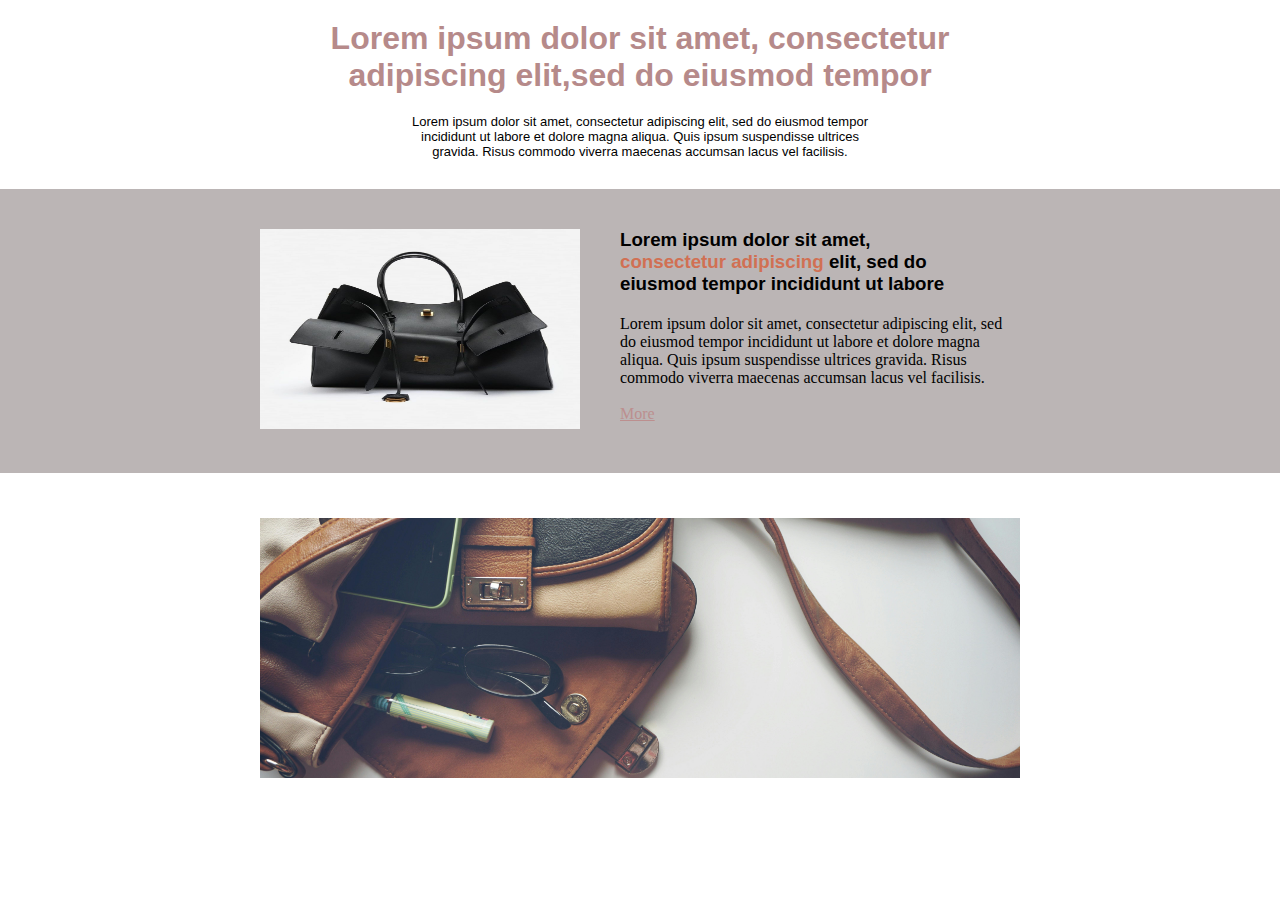
<file: Assignment-2/index.html>
<!DOCTYPE html>
<html>

<head>
    <meta charset="utf-8">
    <meta name="viewport" content="width=device-width, initial-scale=1.0">
    <title>Assignment 2</title>
    <link rel="stylesheet" href="Styles/styles.css">
</head>

<body>
    <div class="title">
        <div class="title-container">
            <h1>
                Lorem ipsum dolor sit amet, consectetur
                adipiscing elit,sed do eiusmod tempor
            </h1>
            <p>Lorem ipsum dolor sit amet, consectetur adipiscing elit, sed do eiusmod tempor<br>
                incididunt ut labore et dolore magna aliqua. Quis ipsum suspendisse ultrices<br>
                gravida. Risus commodo viverra maecenas accumsan lacus vel facilisis.
            </p>
        </div>
    </div>

    <div class="middle">
        <div class="middle-container">
            <div class="image-part">
                <img src="./Images/image2.jpg" alt="A Bag">
            </div>

            <div class="text-part">
                <h3>Lorem ipsum dolor sit amet,<br>
                    <span class="highlight"> consectetur adipiscing </span> elit, sed do<br> eiusmod
                    tempor incididunt ut labore
                </h3>
                <p>Lorem ipsum dolor sit amet, consectetur adipiscing elit, sed do eiusmod tempor
                    incididunt ut labore et dolore magna aliqua. Quis ipsum suspendisse ultrices
                    gravida. Risus commodo viverra maecenas accumsan lacus vel facilisis.</p>
                <br>
                <a href="#">More</a>
            </div>
        </div>
    </div>

    <div class="image2">
        <div class="image2-container">
            <img src="./Images/image1.jpg" alt="Another Bag">
        </div>
    </div>
</body>

</html>
</file>
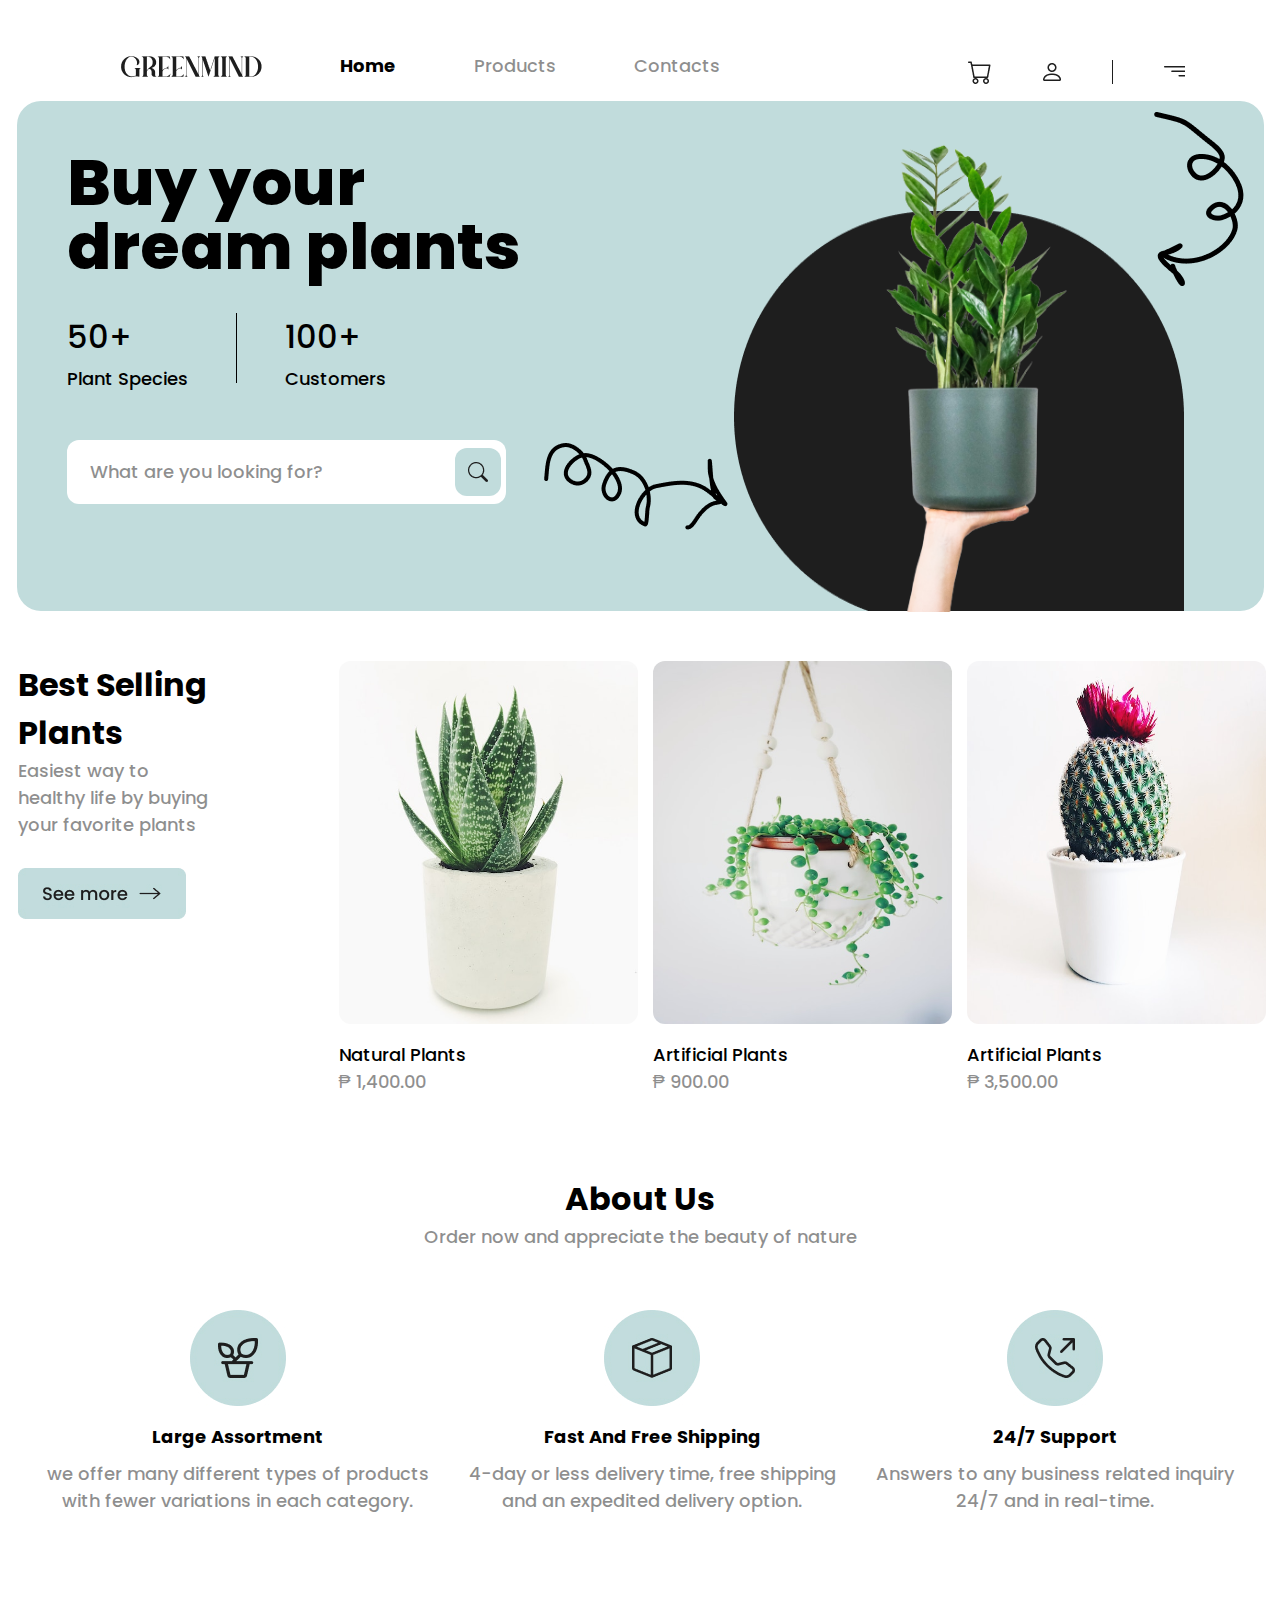
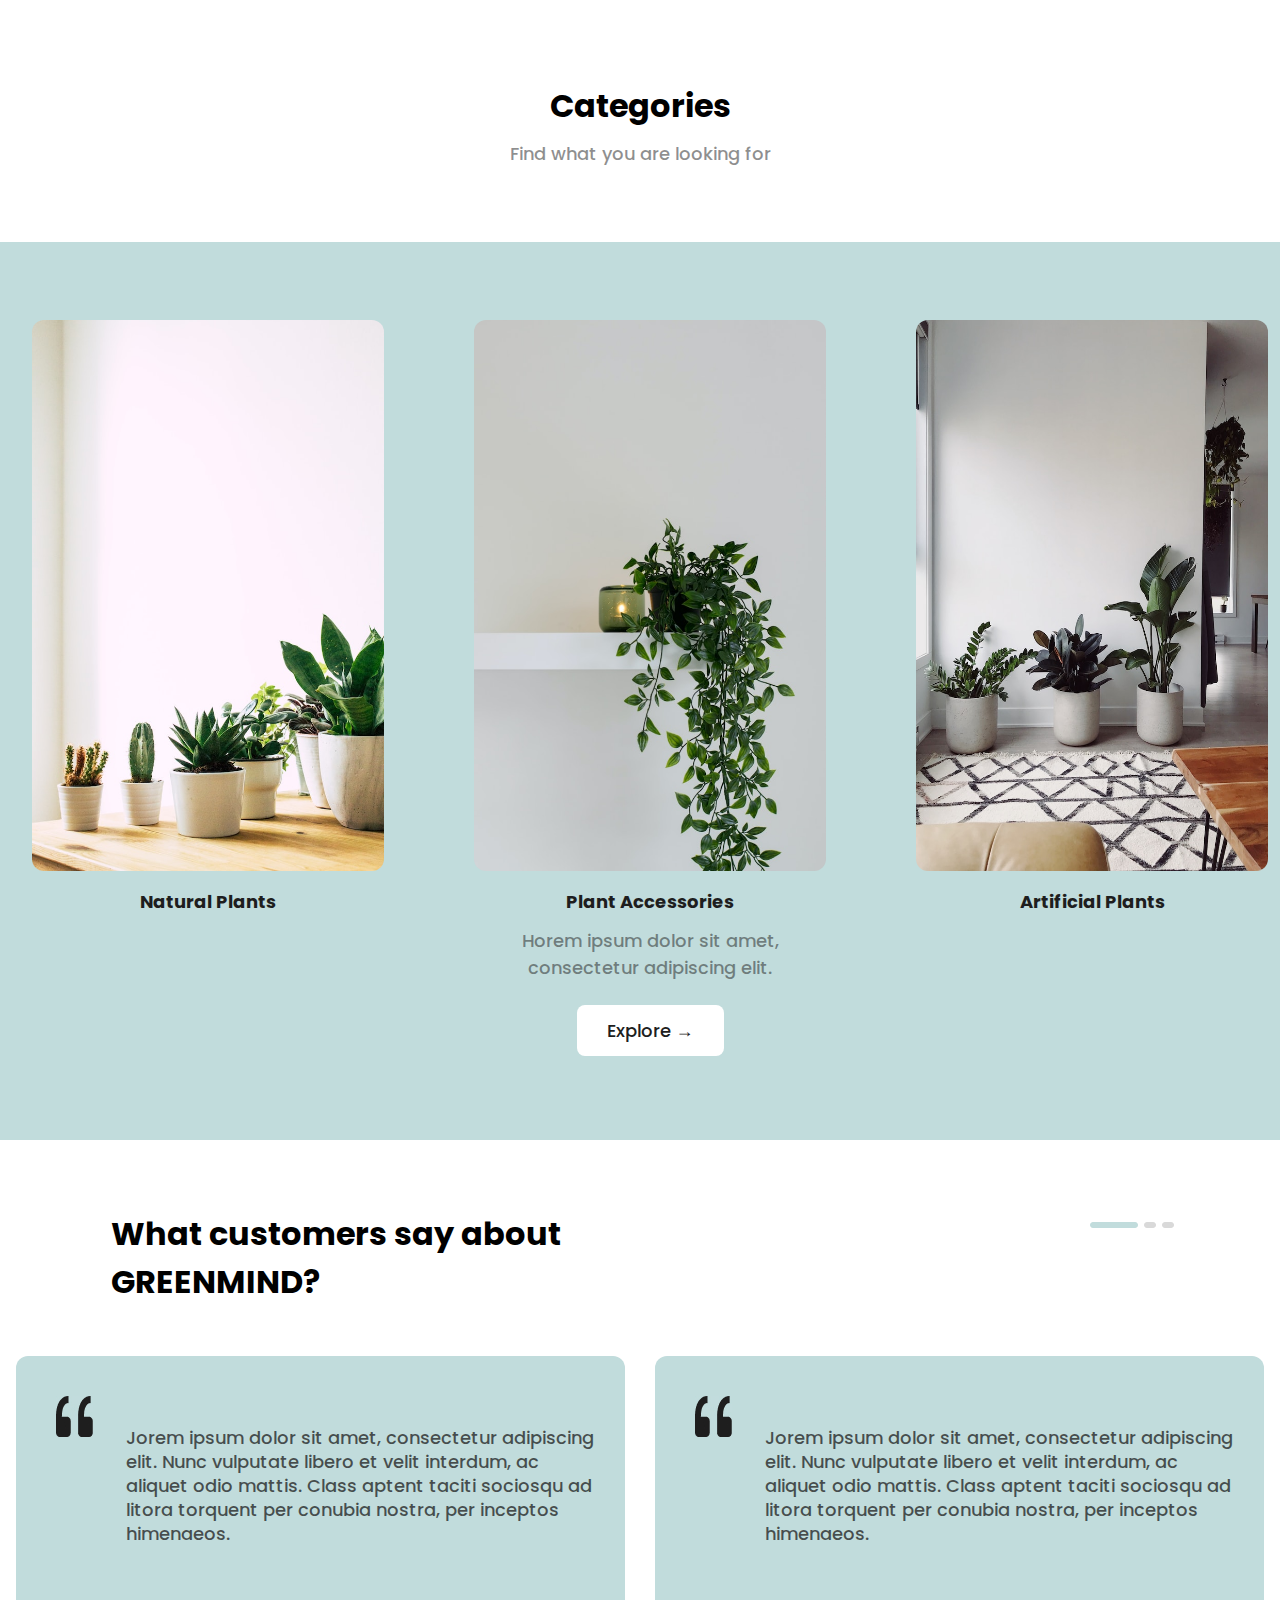
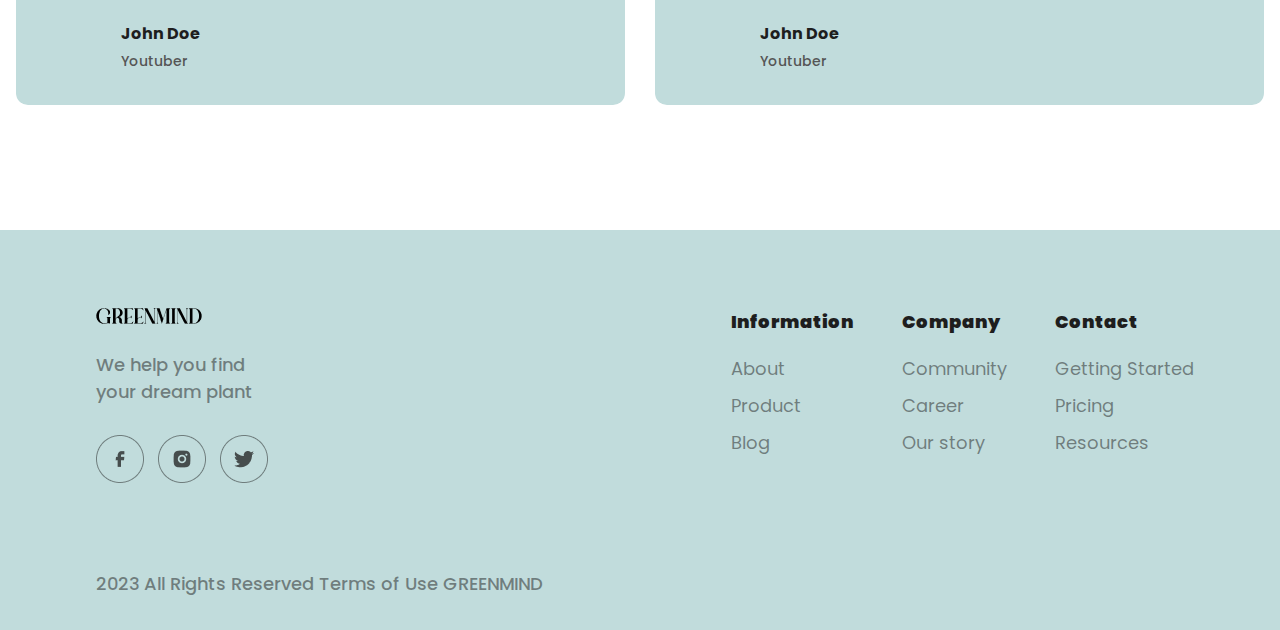
<file: Assignment-3/index.html>
<!DOCTYPE html>
<html lang="en">

<head>
    <meta charset="UTF-8">
    <meta name="viewport" content="width=device-width, initial-scale=1.0">
    <title>Assignment 3</title>
    <link rel="stylesheet" href="./styles/Styles.css">
    <link rel="stylesheet" href="https://cdnjs.cloudflare.com/ajax/libs/font-awesome/6.6.0/css/all.min.css">
    <link href="https://fonts.googleapis.com/css2?family=Poppins:wght@300;400;500;600;700&display=swap"
        rel="stylesheet">
    <link rel="preconnect" href="https://fonts.googleapis.com">
    <link rel="preconnect" href="https://fonts.gstatic.com" crossorigin>
</head>

<body>
    <div class="container">
        <!-- Landing-Page -->
        <div class="landing-page">
            <div class="navbar-container">
                <nav class="navbar">
                    <div class="greenmind">
                        <ul>
                            <li> <img src="./images/GREENMIND1.png" alt="Logo"></li>
                            <li><a href="#"><b><span class="home-button"> Home</span></b></a></li>
                            <li><a href="#"><span class="info">Products</span></a></li>
                            <li><a href="#"><span class="info">Contacts</span></a></li>
                        </ul>
                    </div>
                    <div class="icons">
                        <ul>
                            <a href="#"><img src="./images/Cart.jpg" alt="Cart Logo"></a>
                            <a href="#"><img src="./images/Person.png" alt="Person Logo"></a>
                            <a href="#"><span class="line-icon"><img src="./images/Line 1.png" alt="Line"></span></a>
                            <a href="#"><img src="./images/FilterRight.png" alt="Filter Right"></a>
                        </ul>
                    </div>
                </nav>
            </div>
            <div class="landing-page-start">
                <div class="box-container">
                    <div class="first-box">
                        <h1>Buy your dream plants</h1>
                        <div class="small-firstbox">
                            <div>
                                <p><span class="num"> 50+</span></p>
                                <p>Plant Species</p>
                            </div>
                            <div class="vertical"></div>
                            <div>
                                <p><span class="num"> 100+</span></p>
                                <p>Customers</p>
                            </div>
                        </div>
                        <div class="search-container">
                            <input type="text" class="search-input" placeholder="What are you looking for?" />
                            <button class="search-button">
                                <img src="./images/search icon.png" alt="Search Icon" />
                            </button>
                        </div>
                    </div>

                    <div class="right-part">
                        <div class="curly-arrow1">
                            <img src="./images/curly-arrow1.png" alt="curly arrow" />
                        </div>
                        <div class="second-box-image-container">
                            <img src="./images/Rectangle 2.png" alt="Rectangle" class="under" />
                            <img src="./images/mainimage.png" alt="main image" class="over" />
                        </div>
                        <div class="curly-arrow2">
                            <img src="./images/curly-arrow.png" alt="curly arrow 2" />
                        </div>
                    </div>
                </div>
            </div>
            <div class="landing-page-end">
                <div class="text-about-container">
                    <div class="text-about">
                        <h3>Best Selling <br> Plants</h3>
                        <p>Easiest way to <br>healthy life by buying <br> your favorite plants </p>
                        <a href="#"><img src="./images/Frame 11.jpg" alt="See More"></a>
                    </div>
                </div>
                <div class="text-about-container1">
                    <div class="best-seller">
                        <h3>Best Selling <br> Plants</h3>
                        <p>Easiest way to <br>healthy life by buying <br> your favorite plants </p>
                    </div>
                    <div class="best-seller-img">
                        <a href="#"><img src="./images/Frame 11.jpg" alt="See More"></a>
                    </div>
                </div>
                <div class="plant-image-container">
                    <div class="natural-plants">
                        <img src="./images/image1.jpeg" alt="Natural Plants">
                        <figcaption>Natural Plants <br> <span class="price">₱ 1,400.00</span></figcaption>
                    </div>
                    <div class="Artificial-plants1">
                        <img src="./images/image2.jpeg" alt="Artificial Plants 1">
                        <figcaption>Artificial Plants <br><span class="price">₱ 900.00</span></figcaption>
                    </div>
                    <div class="Artificial-plants2">
                        <img src="./images/image3.jpeg" alt="Artificial Plants 2">
                        <figcaption>Artificial Plants <br><span class="price">₱ 3,500.00</span></figcaption>
                    </div>
                </div>
            </div>
        </div>
    </div>

    <!-- About Us -->
    <div class="about">
        <div class="about-container">
            <div class="about-us">
                <h3>About Us</h3>
                <p>Order now and appreciate the beauty of nature</p>
            </div>
            <div class="amenities">
                <div class="assortment">
                    <img src="./images/Group 1.jpg" alt="Icon1">
                    <h4>Large Assortment</h4>
                    <p>we offer many different types of products <br> with fewer variations in each category.</p>
                </div>
                <div class="shipping">
                    <img src="./images/Group 2.jpg" alt="Icon2">
                    <h4>Fast And Free Shipping</h4>
                    <p>4-day or less delivery time, free shipping <br> and an expedited delivery option.</p>
                </div>
                <div class="support">
                    <img src="./images/Group 3.jpg" alt="Icon3">
                    <h4>24/7 Support</h4>
                    <p>Answers to any business related inquiry <br> 24/7 and in real-time.</p>
                </div>
            </div>
        </div>
    </div>

    <!-- categories -->
    <div class="categories">
        <div class="categories-container">
            <div class="categories-heading">
                <br />
                <h2>Categories</h2>
                <p>Find what you are looking for</p>
                <br />
            </div>
            <div class="categories-info-container">
                <div class="categories-info">
                    <div class="plant-images">
                        <img src="./images/image4.jpeg" alt="Natural plant" />
                        <h4>Natural Plants</h4>
                    </div>
                    <div class="plant-images">
                        <img src="./images/image5.jpeg" alt="Plant Accessories" />
                        <h4>Plant Accessories</h4>
                        <p>
                            Horem ipsum dolor sit amet,<br />
                            consectetur adipiscing elit.
                        </p>
                        <button class="explore-button">
                            <p class="explore-text">Explore →</p>
                        </button>
                    </div>
                    <div class="plant-images">
                        <img src="./images/image6.jpeg" alt="Artificial Plant" />
                        <h4>Artificial Plants</h4>
                    </div>
                </div>
            </div>
        </div>
    </div>

    <!-- testimonial -->
    <div class="testimonial">
        <div class="testimonial-container">
            <div class="title">
                <div class="customer-opinion">
                    <h3>What customers say about<br> GREENMIND?</h3>
                </div>
                <div class="frame-part">
                    <img src="./images/Frame 49.png" alt="Frame">
                </div>
            </div>
            <div class="review-container">
                <div class="review1-container">
                    <blockquote class="review1">
                        <img src="./images/Vector (3).jpg" alt="Quotation">
                        <p>Jorem ipsum dolor sit amet, consectetur adipiscing <br> elit. Nunc vulputate libero et
                            velit
                            interdum,
                            ac <br> aliquet odio mattis. Class aptent taciti sociosqu ad <br> litora torquent per
                            conubia nostra,
                            per
                            inceptos himenaeos.<br><br></p>
                        <cite>
                            <div class="review-author">
                                <span class="highlight">John Doe</span><br>
                                <span class="role">Youtuber</span>
                            </div>
                        </cite>
                    </blockquote>
                </div>
                <div class="review2-container">
                    <blockquote class="review2">
                        <img src="./images/Vector (3).jpg" alt="Quotation">
                        <p>Jorem ipsum dolor sit amet, consectetur adipiscing <br> elit. Nunc vulputate libero et
                            velit
                            interdum,
                            ac <br> aliquet odio mattis. Class aptent taciti sociosqu ad <br> litora torquent per
                            conubia nostra,
                            per
                            inceptos himenaeos.<br><br></p>
                        <cite>
                            <div class="review-author">
                                <span class="highlight">John Doe</span><br>
                                <span class="role">Youtuber</span>
                            </div>
                        </cite>
                    </blockquote>
                </div>
            </div>
        </div>
    </div>
    <!-- footer -->
    <div class="footer">
        <div class="footer-container">
            <div class="left-footer">
                <ul>
                    <li>
                        <img src="./images/GREENMIND.png" alt="GREENMIND Logo" />
                    </li>
                    <li>
                        <p>We help you find <br> your dream plant</p>
                    </li>
                    <li>
                        <div class="social-media-icons">
                            <a href="https://www.facebook.com/"><img src="./images/Group 11.png"
                                    alt="Facebook logo" /></a>
                            <a href="https://www.instagram.com/?hl=en"></a><img src="./images/Group 12.png"
                                alt="Instagram logo" /></a>
                            <a href="https://www.twitter.com"></a><img src="./images/Group 13.png"
                                alt="Twitter logo" /></a>
                        </div>
                    </li>
                    <br><br>
                    <li>
                        <div class="final-caption">
                            <p>2023 All Rights Reserved Terms of Use GREENMIND</p>
                        </div>
                    </li>
                </ul>
            </div>
            <div class="right-footer">
                <div>
                    <ul>
                        <li><strong>Information</strong></li>
                        <li>About</li>
                        <li>Product</li>
                        <li>Blog</li>
                    </ul>
                </div>
                <div>
                    <ul>
                        <li><strong>Company</strong></li>
                        <li>Community</li>
                        <li>Career</li>
                        <li>Our story</li>
                    </ul>
                </div>
                <div>
                    <ul>
                        <li><strong>Contact</strong></li>
                        <li>Getting Started</li>
                        <li>Pricing</li>
                        <li>Resources</li>
                    </ul>
                </div>
            </div>
            <div class="final-caption-2">
                <p>2023 All Rights Reserved Terms of Use GREENMIND</p>
            </div>
        </div>
    </div>
    </div>
</body>

</html>
</file>
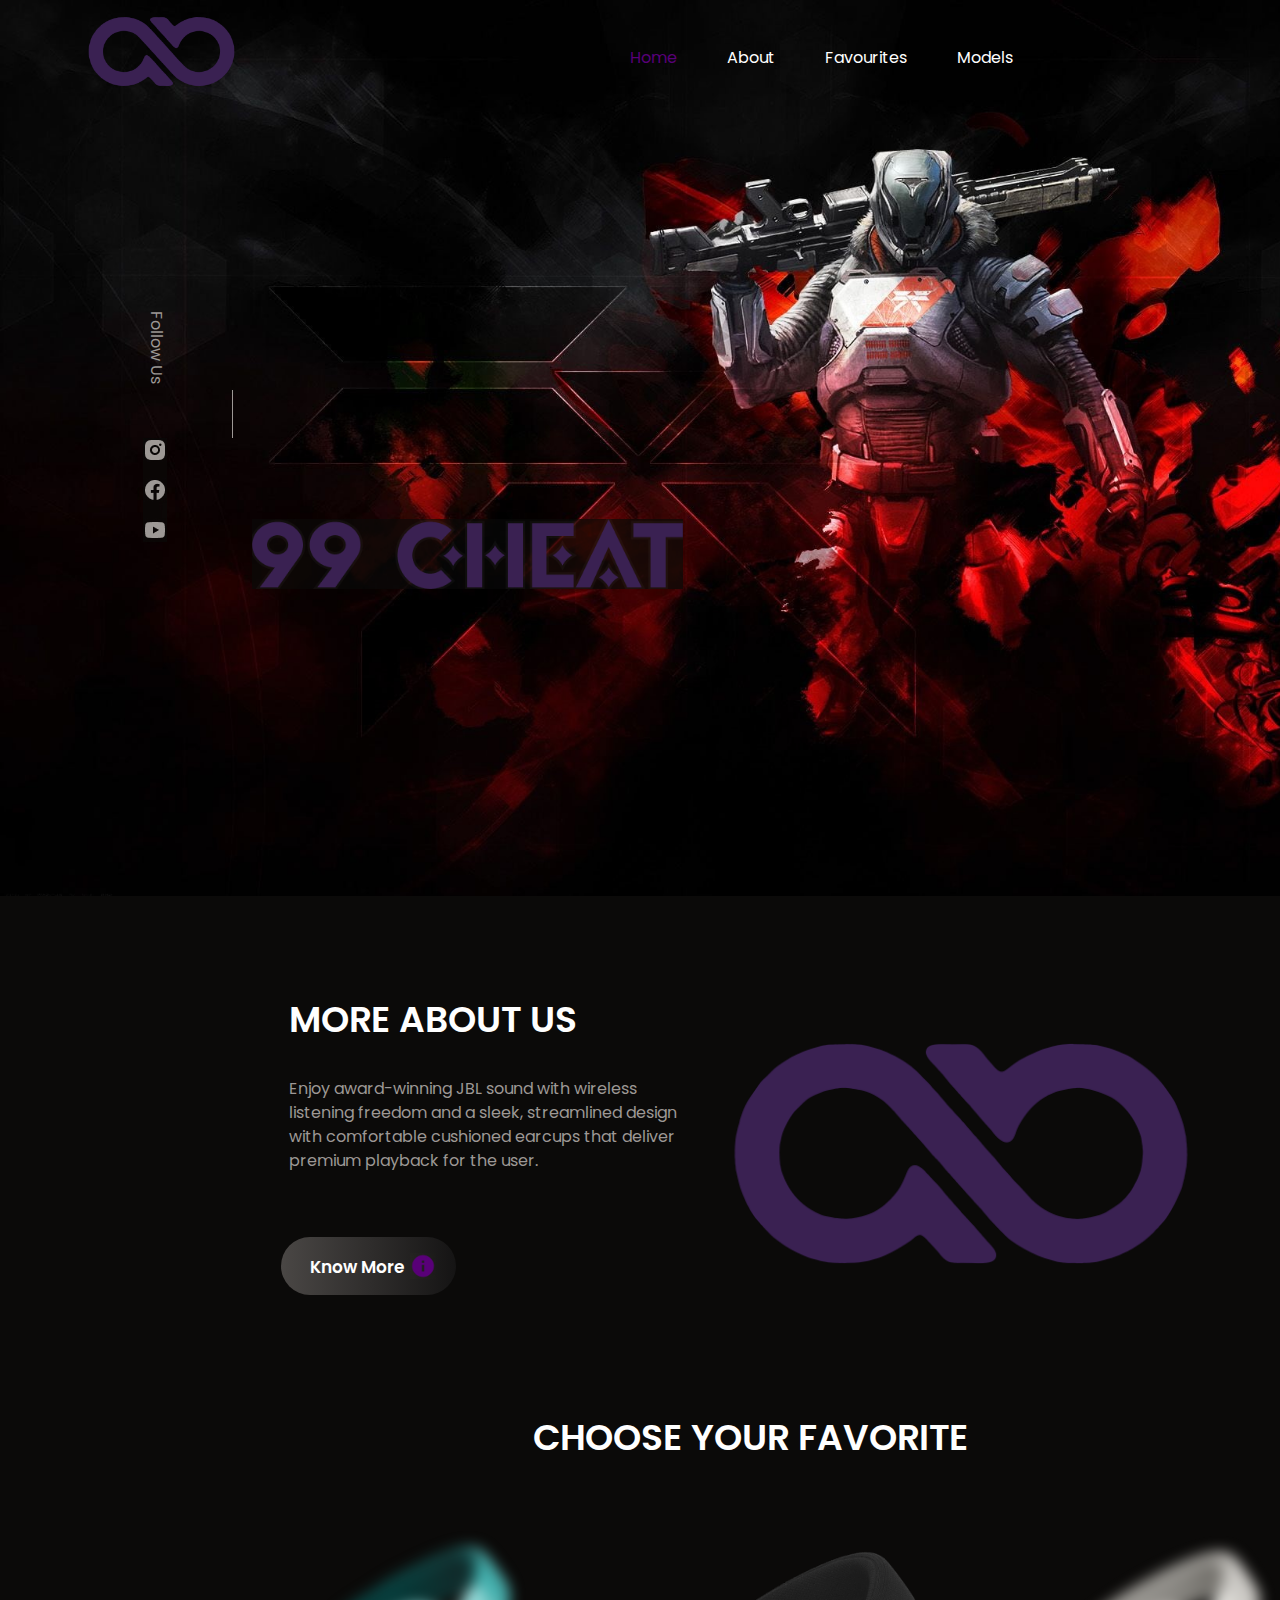
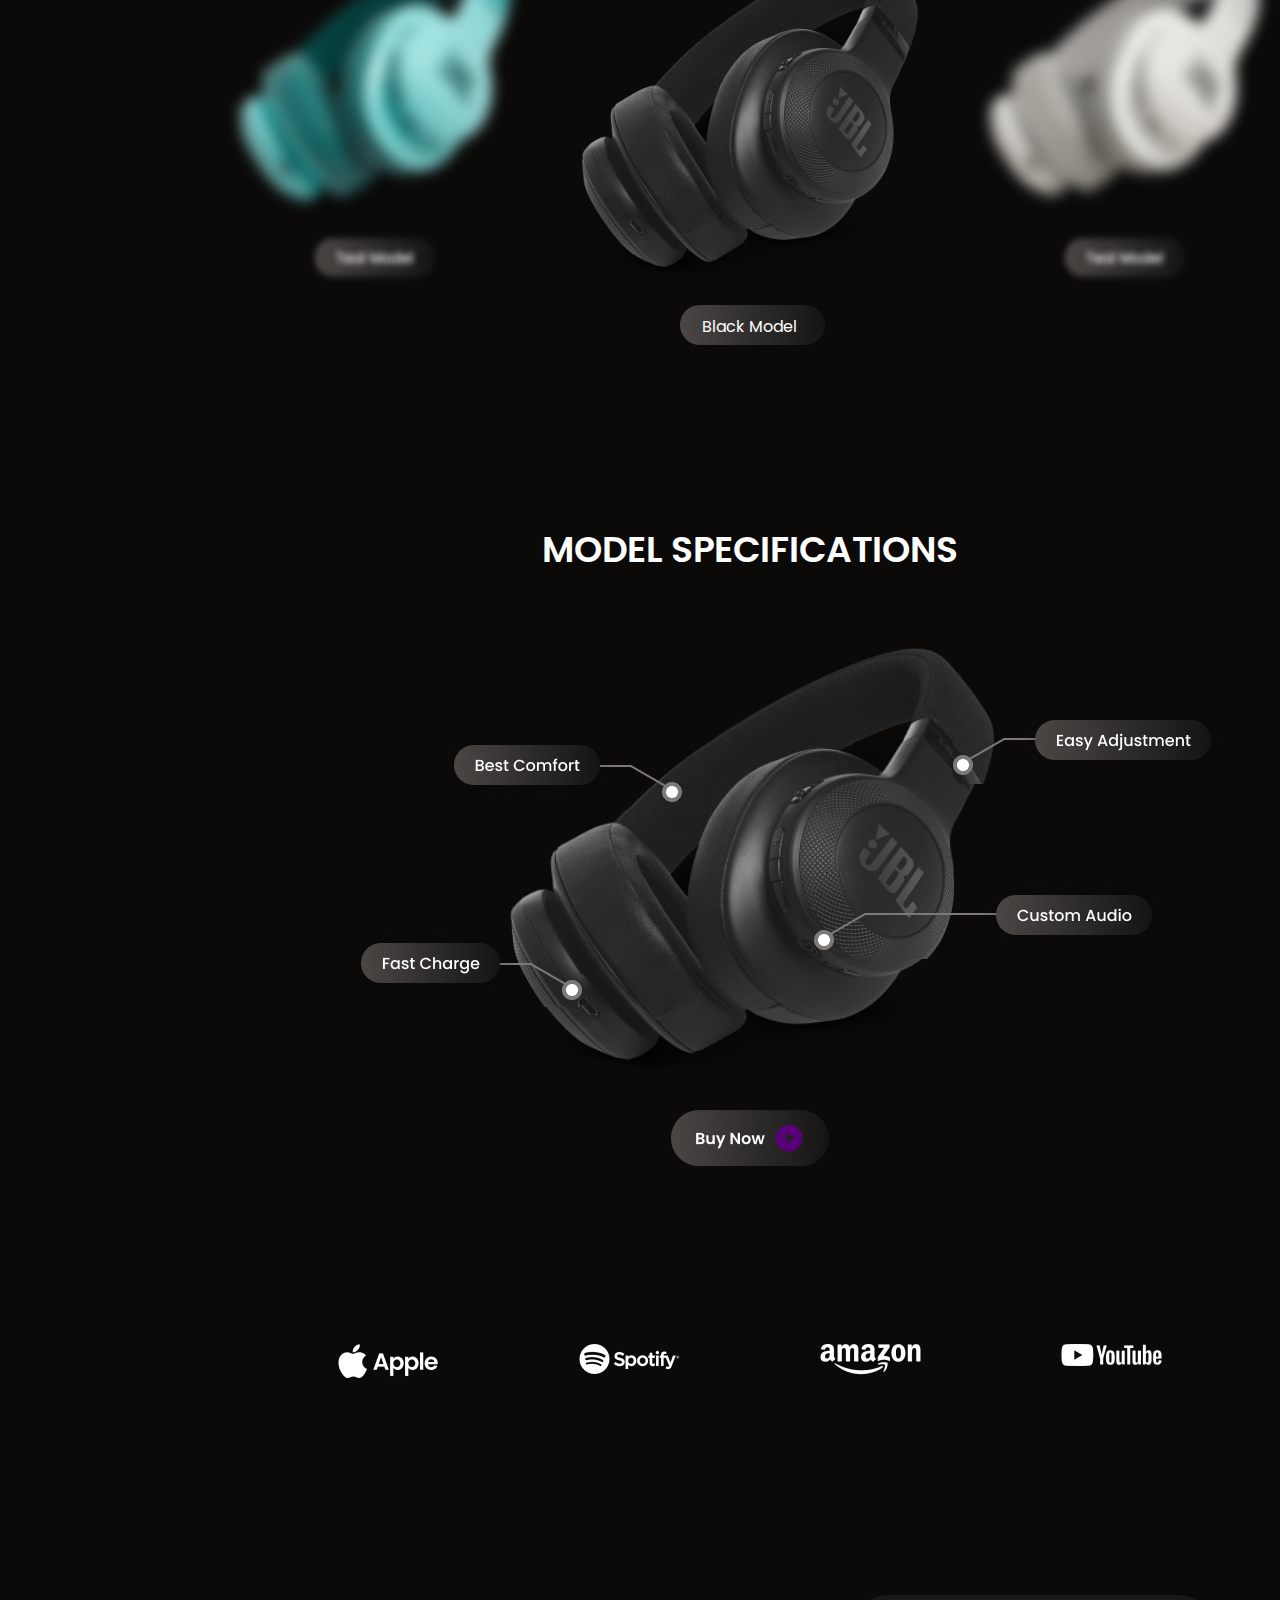
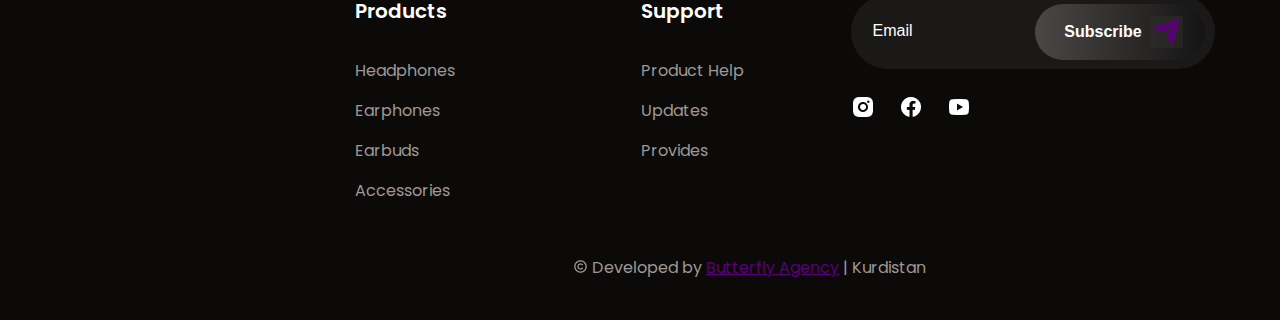
<file: Assignment-4/index.html>
<!DOCTYPE html>
<html lang="en">

<head>
    <meta charset="UTF-8" />
    <meta name="viewport" content="width=device-width, initial-scale=1.0" />
    <title>Assignment 4</title>
    <link rel="stylesheet" href="styles/styles.css" />
    <link href="https://fonts.googleapis.com/css2?family=Poppins:wght@100;400&display=swap" rel="stylesheet">
</head>

<body>

    <!-- Navbar -->
    <nav>
        <div class="navbar">
            <div class="navbar-logo">
                <img src="./images/More Logo.png" alt="Navbar Logo">
            </div>
            <div class="navbar-menu">
                <ul>
                    <a href="#">
                        <li><span class="home-text">Home</span></li>
                    </a>
                    <a href="#">
                        <li>About</li>
                    </a>
                    <a href="#">
                        <li>Favourites</li>
                    </a>
                    <a href="#">
                        <li>Models</li>
                    </a>
                </ul>
            </div>
        </div>
    </nav>

    <!-- Home -->
    <section class="home-section">
        <div class="home">
            <div class="background-image">
                <img src="./images/Warrior Background.jpg" alt="Warrior Background">
            </div>
            <div class="side-icons">
                <p>Follow Us</p>
                <img src="./images/Home social link.jpg" alt="Side Icons">
            </div>
            <div class="vector">
                <img src="./images/Line 1.png" alt="Line">
            </div>
            <div class="heading">
                <img src="./images/99 Cheat.png" alt="99 Cheat">
            </div>
        </div>
    </section>

    <!-- Responsive Home -->
    <section class="responsive-home">
        <div class="responsive-home-container">
            <div class="responsive-navbar">
                <div class="jbl-icon">
                    <img src="./images/JBL.png" alt="JBL Image">
                </div>
                <div class="maximize-button">
                    <a href="#"><img src="./images/header icon.png" alt="Maximize Button"></a>
                </div>
            </div>
            <div class="main-images">
                <div class="responsive-icons">
                    <img src="./images/Home social.png" alt="Home social">
                </div>
                <div class="title-image">
                    <img src="./images/Home image and title.png" alt="Home Image and title">
                </div>
            </div>
            <a href="#" class="buy-now-button">
                <p>Buy Now</p>
                <img src="./images/Buy now vector.png" alt="Buy now vector">
            </a>
        </div>
    </section>

    <!-- About -->
    <section class="about-section">
        <div class="about">
            <div class="about-left">
                <div class="about-pc">
                    <h2>MORE ABOUT US</h2>
                    <p>Enjoy award-winning JBL sound with wireless listening freedom and a sleek, streamlined design
                        with
                        comfortable cushioned earcups that deliver premium playback for the user.</p>
                    <a href="#" class="know-more-button">
                        <pre class="know-more-text">Know More</pre>
                        <img src="./images/Know more vector.jpg" alt="know more vector">
                    </a>
                </div>
                <div class="about-responsive">
                    <img src="./images/About image responsive.png" alt="About Image in responsive">
                </div>
            </div>
            <div class="about-right">
                <img src="./images/More Logo.png" alt="Logo">
            </div>
        </div>
    </section>

    <!-- Favourites -->
    <section class="favourites-section">
        <div class="favourites">
            <h2>CHOOSE YOUR FAVORITE</h2>
            <div class="headset-images">
                <div class="left-favourite">
                    <div class="favourite1">
                        <img src="./images/Left headset.png" alt="Favourite 1">
                    </div>
                    <div class="left-favourite-caption">
                        <img src="./images/Favorite model.png" alt="Left Favourite Model">
                    </div>
                </div>
                <div class="middle-favourite">
                    <div class="favourite2">
                        <img src="./images/Main headset.png" alt="Favourite 2">
                    </div>
                    <div class="middle-favourite-caption">
                        <a href="#" class="middle-black-model-button">
                            <p>Black Model</p>
                        </a>
                    </div>
                </div>
                <div class="right-favourite">
                    <div class="favourite3">
                        <img src="./images/Right headset.png" alt="Favourite 3">
                    </div>
                    <div class="right-favourite-caption">
                        <img src="./images/Favorite model.png" alt="Right Favourite Model">
                    </div>
                </div>
            </div>
            <div class="responsive-headset">
                <img src="./images/Responsive Headset.png" alt="Resposive headset">
            </div>
            <a href="#" class="black-model-button">
                <p>Black Model</p>
            </a>
        </div>
    </section>

    <!-- Specs -->
    <section class="specs-section">
        <div class="specs">
            <div class="model-heading">
                <h3>MODEL SPECIFICATIONS</h3>
            </div>
            <div class="iconic-product">
                <img src="./images/Main headset.png" alt="Main Headset">
            </div>
            <div class="tooltips">
                <div class="tooltip-top-left">
                    <img src="./images/Tooltip 1.png" alt="Tooltip Top Left">
                </div>
                <div class="tooltip-bottom-left">
                    <img src="./images/Tooltip 3.png" alt="Tooltip Bottom Left">
                </div>
                <div class="tooltip-top-right">
                    <img src="./images/Tooltip 2.png" alt="Tooltip Top Right">
                </div>
                <div class="tooltip-bottom-right">
                    <img src="./images/Tooltip 4.png" alt="Tooltip Bottom Right">
                </div>
            </div>
            <div class="responsive-tooltips">
                <div class="tooltip-top-left">
                    <img src="./images/Responsive Tooltip 2.png" alt="Tooltip Top Left">
                </div>
                <div class="tooltip-bottom-left">
                    <img src="./images/Responsive Tooltip 1.png" alt="Tooltip Bottom Left">
                </div>
                <div class="tooltip-top-right">
                    <img src="./images/Responsive Tooltip 4.png" alt="Tooltip Top Right">
                </div>
                <div class="tooltip-bottom-right">
                    <img src="./images/Responsive Tooltip 3.png" alt="Tooltip Bottom Right">
                </div>
            </div>
            <div class="specs-button">
                <a href="#"><img src="./images/Specs button.png" alt="Buy now vector"></a>
            </div>
        </div>
    </section>

    <!-- Sponsors -->
    <section class="sponsors-section">
        <div class="sponsors">
            <div class="apple-logo">
                <img src="./images/Sponsor-Apple.png" alt="Apple Logo">
            </div>
            <div class="spotify-logo">
                <img src="./images/Sponsor-Spotify.png" alt="Spotify-logo">
            </div>
            <div class="amazon-logo">
                <img src="./images/Sponsor-Amazon.png" alt="Amazon-logo">
            </div>
            <div class="youtube-logo">
                <img src="./images/Sponsor-Youtube.png" alt="Youtube-logo">
            </div>
        </div>
        <div class="jbl">
            <img src="./images/JBL.png" alt="JBL Logo">
        </div>
    </section>

    <!-- Footer -->
    <section class="footer-section">
        <div class="footer">
            <div class="top-footer">
                <div class="footer-left">
                    <ul>
                        <li><a href="#"><span class="first">Products</span></a></li>
                        <li><a href="#">Headphones</a></li>
                        <li><a href="#">Earphones</a></li>
                        <li><a href="#">Earbuds</a></li>
                        <li><a href="#">Accessories</a></li>
                    </ul>
                </div>
                <div class="footer-mid">
                    <ul>
                        <li><a href="#"><span class="first">Support</span></a></li>
                        <li><a href="#">Product Help</a></li>
                        <li><a href="#">Updates</a></li>
                        <li><a href="#">Provides</a></li>
                    </ul>
                </div>
                <div class="footer-right">
                    <div class="footer-form">
                        <input placeholder="Email" class="footer-email-form">
                        <button class="footer-subscribe-button"><span class="footer-subscribe-text">Subscribe</span><img
                                src="./images/Subscribe vector.png" alt="Subscribe Vector"></button>
                    </div>
                    <div class="footer-icons">
                        <a href="#"><img src="./images/Footer Icons.jpg" alt="Footer Icons"></a>
                    </div>
                </div>
            </div>
            <div class="bottom-footer">
                <div class="copyright">
                    <img src="./images/Vector.jpg" alt="Copyright Logo">
                </div>
                <div class="agency">
                    <p>Developed by <span class="butterfly-agency"> Butterfly Agency</span> | Kurdistan</p>
                </div>
            </div>
        </div>
    </section>

    <!-- Responsive Footer -->
    <section class="responsive-footer">
        <div class="responsive-footer-container">
            <div class="footer-top1">
                <div class="footer-left1">
                    <ul>
                        <li><a href="#"><span class="first">Products</span></a></li>
                        <li><a href="#">Headphones</a></li>
                        <li><a href="#">Earphones</a></li>
                        <li><a href="#">Earbuds</a></li>
                        <li><a href="#">Accessories</a></li>
                    </ul>
                </div>
                <div class="footer-right2">
                    <ul>
                        <li><a href="#"><span class="first">Support</span></a></li>
                        <li><a href="#">Product Help</a></li>
                        <li><a href="#">Register</a></li>
                        <li><a href="#">Updates</a></li>
                        <li><a href="#">Provides</a></li>
                    </ul>
                </div>
            </div>
            <div class="footer-bottom1">
                <div class="responsive-email-button">
                    <input type="text" placeholder="Email">
                </div>
                <div class="responsive-subscribe-button">
                    <a href="#" class="subscribe-now-button">
                        <p>Subscribe</p>
                        <img src="./images/Subscribe vector.png" alt="Subscribe Vector">
                    </a>
                </div>
                <div class="responsive-media-icons">
                    <a href="#"><img src="./images/Footer Icons.jpg" alt="Icons"></a>
                </div>
                <div class="footer-text-responsive">
                    <img src="./images/Vector.jpg" alt="Copyright">
                    <p>All Rights Reserved By Bedimcode.</p>
                </div>
            </div>
        </div>
    </section>
</body>

</html>
</file>
<file: Assignment-2/Styles/styles.css>
*{
    margin: 0;
    padding: 0;
    box-sizing: border-box;
}
.title{
    margin-top: 20px;
    width: 100%;
    text-align: center;
}
p{
    padding-top: 20px;
}
.title p{
    padding-right: 65px;
    padding-left: 65px;
    font-family: sans-serif;
    font-size: small;
}
.title h1{
    font-family: sans-serif;
    color: #B68A8A;
}
.title-container{
    max-width: 700px;
    margin: 0 auto;
}
.middle{
    background-color: #BBB5B5;
    padding-top: 40px;
    padding-bottom: 40px;
    margin-top: 30px;
}
.middle-container{
    max-width: 760px; 
    justify-content: center;
    margin: 0 auto;  
    display: flex;
    gap: 40px;
}
.image-part{
    width: 80%;
}
.middle img{
    width: 100%;
    height: 200px;
}
.text-part{
    width: 100%;
    text-align:left;
}
.text-part a{
    color: rosybrown;
}
.middle h3{
    font-family: sans-serif;
}
.middle span{
    color: #D17053;
}

.image2{
    justify-content: center;
    display: flex;
    margin-top: 25px;
}
.image2-container{
    margin: 0 auto;
    width: 800px;
    height: 250px;
}
.image2 img{
    height: 300px;
    width: 100%;
    object-fit: cover;
    max-width: 800px;
    padding: 20px;
}
</file>
<file: Assignment-3/styles/Styles.css>
* {
  margin: 0;
  margin-top: 10px;
  padding: 0;
  box-sizing: border-box;
  font-family: "Poppins", sans-serif;
}

.container {
  max-width: 1440px;
  min-width: 1228px;
  width: 100%;
  margin: 0 auto;
  padding: 0 16px;
}

/* landing page */
.navbar {
  display: flex;
  justify-content: space-between;
  align-items: center;
  padding: 10px 20px;
  min-width: 1228px;
}

.navbar-container ul {
  display: flex;
  align-items: center;
  margin: 0;
  padding: 0;
}

.navbar-container ul li {
  list-style: none;
  margin: 0 15px;
}

.navbar-container ul li a {
  text-decoration: none;
  color: inherit;
  gap: 48px;
}

.landing-page .greenmind ul {
  gap: 48px;
  font-weight: 500;
  font-size: 18px;
  line-height: 27px;
}

.landing-page .greenmind .info {
  color: #1e1e1e80;
}

.greenmind img {
  padding-left: 70px;
}

.landing-page .icons {
  margin-right: 60px;
  max-width: 216px;
}

.landing-page .icons ul {
  gap: 48px;
  margin-top: 0px;
}

/* landing-page-start */
.landing-page {
  /* display: flex;
  justify-content: center; */
  margin: 0 auto;
  min-width: 1228px;
}

.landing-page-start {
  height: 100%;
  max-height: 512px;
  width: 100%;
  max-width: 1247px;
  background-color: rgba(193, 220, 220, 1);
  border-radius: 24px;
  display: flex;
  flex-direction: row;
  margin: auto;
  position: relative;
  min-width: 1228px;
}

.box-container {
  display: flex;
  flex: 2;
  justify-content: space-between;
  padding: 20px;
  height: 500px;
  width: 50%;
}

.box-container .first-box h1 {
  color: rgba(0, 0, 0, 1);
  font-weight: 800;
  font-size: 64px;
  line-height: 64px;
}

.first-box {
  display: flex;
  flex-direction: column;
  width: 540px;
  margin-left: 30px;
}

.small-firstbox {
  display: flex;
  flex-direction: row;
  gap: 48px;
  margin-top: 24px;
}

.small-firstbox p {
  font-weight: 500;
  font-size: 18px;
  font-family: poppins;
  line-height: 27px;
}

.small-firstbox .num {
  font-family: poppins;
  font-weight: 500;
  font-size: 32px;
}

.vertical {
  border-left: 1px solid black;
  height: 70px;
}

.right-part {
  width: 850px;
  display: flex;
  position: relative;
  object-fit: cover;
}

.second-box-image-container .under {
  width: 450px;
  height: 400px;
  position: absolute;
  left: 210px;
  top: 60px;
  z-index: 1;
}

.second-box-image-container .over {
  width: 411px;
  height: 513.98px;
  position: absolute;
  top: -53.2px;
  object-fit: cover;
  left: 250px;
  z-index: 2;
}

.curly-arrow1 {
  position: absolute;
  left: 20px;
  top: 282px;
  bottom: 100px;
  width: 112.72px;
  height: 169.89px;
}

.curly-arrow2 {
  position: absolute;
  left: 630px;
  top: -50px;
  width: 112.54px;
  height: 154.41px;
}

.search-container {
  display: flex;
  align-items: center;
  padding: 0px 5px;
  border-radius: 12px;
  background-color: #ffffff;
  margin-top: 48px;
  height: 64px;
  width: 439px;
}

.search-input {
  border: none;
  outline: none;
  font-size: 16px;
  margin-right: 10px;
  width: 400px;
  height: 24px;
  margin-bottom: 10px;
  color: #1e1e1e80;
  padding-left: 18px;
}

.search-input::placeholder {
  color: #1e1e1e80;
  font-size: 18px;
  font-weight: 500;
}

.search-button {
  background-color: #c1dcdc;
  border: none;
  border-radius: 12px;
  padding: 8px;
  display: flex;
  width: 48px;
  height: 48px;
  justify-content: center;
  align-items: center;
  margin-bottom: 10px;
}

.search-button img {
  width: 20px;
  height: 20px;
  margin-bottom: 10px;
}

/* Landing Page End */
.landing-page-end {
  display: flex;
  align-items: flex-start;
  justify-content: center;
  gap: 65px;
  width: 100%;
  max-width: 1500px;
  padding: 20px 0;
  min-width: 1228px;
  margin: 0 auto;
}

.landing-page-end .text-about img {
  height: 51px;
  width: 168px;
  margin-top: 20px;
}

.landing-page-end figcaption {
  font-family: Poppins;
  font-size: 18px;
  font-weight: 500;
  line-height: 27px;
  text-align: left;
}

.landing-page-end .price {
  color: #1e1e1e80;
}

.plant-image-container img {
  width: 299.33px;
  height: 363px;
  border-radius: 12px;
  justify-content: space-evenly;
}

.text-about {
  max-width: 256px;
  display: flex;
  flex-direction: column;
  align-items: flex-start;
}

.text-about h2,
.text-about p {
  margin: 0;
}

.landing-page-end .text-about h3 {
  font-weight: 700;
  font-size: 32px;
  line-height: 48px;
}

.landing-page-end .text-about p {
  color: #1e1e1e80;
  font-weight: 500;
  font-size: 18px;
  line-height: 27px;
}

.text-about-container {
  width: 256px;
  height: 264px;
}

.plant-image-container {
  display: flex;
  gap: 15px;
  width: 924px;
}
.text-about-container1 {
  display: none;
}
/* About Section */
.about {
  background-color: #ffffff;
  padding: 40px 16px;
  width: 100%;
  height: 512px;
  min-width: 1228px;
}

.about-container {
  max-width: 1440px;
  margin: 0 auto;
  text-align: center;
}

.about-us {
  margin-bottom: 40px;
}

.about-us h3 {
  font-size: 32px;
  font-weight: 700;
}

.about-us p {
  font-size: 18px;
  font-weight: 500;
  line-height: 27px;
  margin: 0;
  color: #1e1e1e80;
}

.amenities {
  display: flex;
  justify-content: center;
  gap: 40px;
}

.amenities h4 {
  font-size: 18px;
  font-weight: 700;
  margin-bottom: 10px;
  line-height: 27px;
  color: #000000;
}

.amenities p {
  font-size: 18px;
  font-weight: 500;
  line-height: 27px;
  color: #1e1e1e80;
}

/* Categories Section */
.categories {
  min-width: 1240px;
}

.categories-heading {
  text-align: center;
  min-width: 1228px;
}

.categories-heading h2 {
  font-size: 32px;
  font-weight: 700;
}

.categories-heading p {
  color: #1e1e1e80;
  font-weight: 500;
  line-height: 27px;
  font-size: 18px;
}

.categories-info-container {
  display: flex;
  flex-direction: column;
  padding-top: 48px;
  padding-left: 10px;
  background-color: #c1dcdc;
  align-content: center;
  align-items: center;
  text-align: center;
  margin-top: 50px;
  padding-bottom: 60px;
  min-width: 1290px;
}

.categories-info {
  display: flex;
  flex-direction: row;
  background-color: #c1dcdc;
  gap: 90px;
}

.categories-info img {
  width: 352px;
  height: 551px;
  gap: 12px;
  border-radius: 12px;
}

.plant-images .explore-button {
  background-color: white;
  border: 8px;
  color: black;
  font-weight: 500;
  width: 147px;
  font-size: 18px;
  height: 51px;
  border-radius: 8px;
  margin: 24px;
  line-height: 27px;
  text-align: center;
}

.plant-images .explore-text {
  font-family: Poppins;
  font-size: 18px;
  font-weight: 500;
  line-height: 27px;
  text-align: center;
  color: #1e1e1e;
  padding-bottom: 100px;
}

.plant-images p {
  margin-top: 12px;
  font-weight: 500;
  font-size: 18px;
  line-height: 27px;
  color: #1e1e1e80;
}

.plant-images h4 {
  font-weight: 700;
  font-size: 18px;
  line-height: 27px;
  color: #1e1e1e;
}

/* Testimonial Section */
.testimonial {
  background-color: #ffffff;
  padding: 40px 16px;
  width: 100%;
  min-width: 1228px;
  padding-bottom: 100px;
}

.testimonial-container {
  max-width: 1440px;
  margin: 0 auto;
  text-align: center;
  height: 300px;
}

.title {
  display: flex;
  align-items: flex-start;
  margin-bottom: 40px;
  padding-left: 65px;
  min-width: 1228px;
}

.title h3 {
  font-size: 32px;
  font-weight: 700;
  line-height: 48px;
  margin: 0;
  text-align: left;
  padding-left: 30px;
}

.frame-part {
  margin-left: auto;
  margin-right: 90px;
}

.review-container {
  display: flex;
  justify-content: center;
  gap: 30px;
  flex-wrap: wrap;
  height: auto;
  max-width: 1440px;
  width: 100%;
}

.review1-container,
.review2-container {
  flex: 1 1 300px;
  max-width: 613px;
  border-radius: 12px;
  background-color: #c1dcdc;
  padding: 30px;
  height: auto;
  width: 100%;
}

blockquote {
  margin: 0;
  position: relative;
}

blockquote img {
  height: 41px;
  width: 36.78px;
  position: absolute;
  left: 10px;
  top: 0px;
  font-size: 24px;
  color: #555;
  margin-top: 0px;
}

.review1 p,
.review2 p {
  font-size: 16px;
  line-height: 24px;
  margin: 10px 0;
  color: #1e1e1ebf;
  padding-left: 90px;
  padding-top: 30px;
  text-align: left;
  padding-left: 80px;
  font-weight: 500;
  font-size: 18px;
}

.review-author {
  text-align: left;
  font-weight: 500;
  padding-left: 75px;
  margin-top: 50px;
  line-height: 27px;
}

.role {
  font-size: 14px;
  color: #555;
  margin-top: 5px;
  font-style: normal;
}

.highlight {
  font-weight: 700;
  color: #1e1e1e;
  font-style: normal;
}

/* Footer */
.footer {
  background-color: #c1dcdc;
  margin-top: 230px;
  padding: 48px 96px;
  min-width: 1290px;
  height: 400px;
}

.footer-container {
  display: flex;
  justify-content: space-between;
  max-width: 1247px;
  margin: 0 auto;
}

.left-footer ul {
  list-style: none;
}

.left-footer ul li {
  margin-bottom: 20px;
}

.left-footer p {
  font-size: 18px;
  color: #1e1e1e80;
  margin: 10px 0;
  font-weight: 500;
}

.social-media-icons {
  gap: 40px;
}

.social-media-icons img {
  width: 48px;
  height: 48px;
  margin-right: 10px;
}

.right-footer {
  display: flex;
  gap: 48px;
}

.right-footer ul {
  list-style: none;
}

.right-footer ul li {
  margin-bottom: 10px;
  font-size: 18px;
  font-weight: 400;
  color: #1e1e1e80;
}

.right-footer ul li:first-child {
  color: #1e1e1e;
  font-weight: bold;
  margin-bottom: 20px;
}

.final-caption-2 {
  display: none;
}

@media (max-width: 426px) {
  .navbar {
    padding: 10px;
  }

  .navbar-container ul {
    flex-direction: row;
    justify-content: space-between;
    width: 100%;
  }

  .navbar-container ul li {
    margin: 10px 0;
  }

  .navbar-container ul li a {
    font-size: 25px;
  }

  .greenmind img {
    height: 30px;
  }

  .home-button {
    display: none;
  }

  .box-container {
    display: flex;
    flex-direction: column;
  }

  .greenmind .info {
    display: none;
  }

  .landing-page .icons {
    margin-right: 0;
    max-width: 100%;
  }

  .landing-page .icons img {
    height: 40px;
    width: 40px;
  }

  .landing-page .icons .line-icon img {
    width: 2px;
  }

  .landing-page-start {
    min-height: 1005px;
    width: 100%;
    background-color: rgba(193, 220, 220, 1);
    border-radius: 24px;
    margin: auto;
    overflow: visible;
  }

  .box-container {
    flex-direction: column;
    padding: 10px;
    width: 100%;
  }

  .box-container .first-box h1 {
    font-size: 90px;
    line-height: 100px;
    text-align: center;
  }

  .first-box {
    width: 100%;
  }

  .small-firstbox {
    display: flex;
    flex-direction: row;
    justify-content: center;
    align-items: center;
    margin-top: 16px;
    text-align: center;
    width: 100%;
  }

  .small-firstbox p {
    padding-top: 50px;
    font-size: 48px;
    line-height: 30px;
    margin: 0 auto;
  }

  .small-firstbox .num {
    font-size: 64px;
    line-height: 50px;
    margin: 0;
  }

  .right-part {
    width: 100%;
    max-width: 100%;
  }

  .search-container {
    width: 90%;
    justify-content: center;
    margin-top: 50px;
    height: 100px;
    margin-bottom: 300px;
  }

  .curly-arrow1 {
    position: absolute;
    left: 12%;
    top: 20px;
    bottom: 100px;
    width: 112.72px;
    height: 169.89px;
  }

  .curly-arrow2 {
    position: absolute;
    left: 70%;
    top: -300px;
    width: 112.54px;
    height: 154.41px;
  }

  .second-box-image-container .under {
    width: 450px;
    height: 400px;
    position: absolute;
    left: 30%;
    top: -210px;
    z-index: 1;
  }

  .second-box-image-container .over {
    width: 411px;
    height: 513.98px;
    position: absolute;
    top: -324px;
    object-fit: cover;
    left: 35%;
    z-index: 2;
  }

  .search-input {
    width: 100%;
  }

  .search-input::placeholder {
    color: #1e1e1e80;
    font-size: 24px;
    font-weight: 500;
  }
  .search-button {
    background-color: #c1dcdc;
    border: none;
    border-radius: 12px;
    padding: 8px;
    display: flex;
    width: 80px;
    height: 80px;
    justify-content: center;
    align-items: center;
    margin-bottom: 10px;
  }
  .search-button img {
    width: 35px;
    height: 35px;
    margin-bottom: 10px;
  }
  .landing-page-end {
    display: flex;
    flex-direction: column;
    align-items: center;
    gap: 30px;
  }

  .text-about-container {
    display: none;
    width: 100%;
    height: 264px;
  }
  .text-about-container1 {
    display: block;
    display: flex;
    width: 100%;
    height: auto;
    justify-content: center;
  }
  .text-about-container1 h3 {
    font-size: 70px;
    font-weight: 700;
    line-height: 80px;
  }
  .best-seller-para {
    padding-left: 40px;
  }
  .best-seller-img img {
    padding-top: 100px;
    height: 200px;
    width: 100%;
  }
  .text-about-container1 p {
    font-family: Poppins;
    font-size: 54px;
    font-weight: 500;
    margin-top: 20px;
    line-height: 60px;
    color: #1e1e1e80;
  }
  .plant-image-container {
    margin-top: 80px;
    flex-direction: column;
    justify-content: center;
    text-align: center;
    width: 100%;
  }

  .plant-image-container img {
    width: 100%;
    height: 1400px;
  }

  .plant-image-container figcaption {
    text-align: center;
    font-size: 48px;
    font-weight: 900;
    line-height: 100px;
  }

  .plant-images .explore-button {
    background-color: white;
    border: 8px;
    color: black;
    font-weight: 500;
    width: 250px;
    font-size: 18px;
    height: 90px;
    border-radius: 8px;
    margin: 23px;
    line-height: 27px;
    text-align: center;
  }

  .plant-images .explore-text {
    padding-top: 20px;
    font-size: 30px;
    color: #000000;
  }

  .landing-page-end .text-about {
    max-width: 100%;
    text-align: center;
  }

  .about {
    padding: 100px 16px;
    min-height: 1600px;
    margin: auto;
  }

  .about-us h3 {
    font-size: 64px;
  }

  .about-us p {
    font-size: 40px;
    line-height: 50px;
  }

  .amenities {
    padding-top: 30px;
    flex-direction: column;
    align-items: center;
    gap: 40px;
    width: 100%;
  }

  .amenities img {
    height: 150px;
    width: 150px;
  }

  .amenities h4 {
    margin-top: 30px;
    font-size: 42px;
  }

  .amenities p {
    padding-top: 20px;
    font-size: 37px;
    line-height: 45px;
  }

  .categories h2 {
    font-size: 64px;
  }

  .categories-heading p {
    font-size: 40px;
  }

  .categories-info {
    flex-direction: column;
    align-items: center;
    width: 100%;
  }
  .categories-info-container {
    padding-bottom: 110px;
  }
  .plant-images {
    width: 100%;
  }
  .categories-info img {
    width: 100%;
    height: 1500px;
  }

  .categories h4 {
    padding-top: 10px;
    font-size: 40px;
  }

  .categories p {
    font-size: 36px;
    line-height: 40px;
    padding-top: 20px;
  }

  .testimonial {
    padding: 40px 16px;
    width: 100%;
    min-height: 400px;
  }

  .testimonial-container {
    width: 100%;
    flex-direction: column;
    text-align: center;
    height: auto;
  }

  .review-container {
    flex-direction: column;
    align-items: center;
    margin-left: 30px;
  }
  .review-container img {
    height: 75px;
    width: 75px;
    position: absolute;
    left: 50px;
    top: 35px;
    font-size: 24px;
    color: #555;
  }

  .review1-container,
  .review2-container {
    padding: 20px;
    margin: 10px 0;
    margin-top: 60px;
    max-width: 100%;
  }

  .testimonial-container h3 {
    font-size: 48px;
  }

  .review-container p {
    padding-top: 100px;
    font-size: 32px;
    height: 500px;
    width: 80%;
    background-color: #c1dcdc;
    margin: 0 auto;
    line-height: 40px;
  }

  .review-author {
    text-align: left;
    font-weight: 500;
    padding-left: 185px;
    margin-bottom: 30px;
    line-height: 27px;
    margin-top: -60px;
  }

  .review-author .highlight {
    font-size: 30px;
  }

  .review-author .role {
    font-size: 25px;
  }

  .main-footer {
    background-color: #c1dcdc;
  }

  .footer {
    background-color: #c1dcdc;
    margin-top: 150px;
    padding: 48px 16px;
    height: auto;
    outline: solid #c1dcdc 70px;
    outline-offset: -10px;
  }

  .footer-container {
    background-color: #c1dcdc;
    display: flex;
    flex-direction: column;
    width: 100%;
  }

  .left-footer {
    display: flex;
    flex-direction: column;
    align-items: center;
    margin-bottom: 20px;
  }

  .left-footer ul {
    display: flex;
    flex-direction: column;
    justify-content: center;
    align-items: center;
    list-style: none;
  }

  .left-footer img {
    height: 50px;
  }

  .left-footer ul li {
    margin-bottom: 20px;
    text-align: center;
  }

  .left-footer p {
    font-size: 40px;
    color: #1e1e1e80;
    margin: 10px 0;
    font-weight: 500;
    text-align: center;
    width: 100%;
  }

  .social-media-icons {
    display: flex;
    justify-content: center;
    margin: 20px 0;
    flex-direction: row;
    gap: 20px;
  }

  .social-media-icons img {
    width: 100px;
    height: 100px;
    object-fit: contain;
    display: block;
  }

  .right-footer {
    display: flex;
    flex-direction: column;
    flex-wrap: wrap;
    gap: 48px;
    justify-content: center;
    align-items: center;
  }

  .right-footer ul {
    list-style: none;
    text-align: center;
  }

  .right-footer ul li {
    margin-bottom: 10px;
    font-size: 48px;
    font-weight: 400;
    color: #1e1e1e80;
  }

  .right-footer ul li:first-child {
    color: #1e1e1e;
    font-weight: bold;
    margin-bottom: 20px;
  }

  .final-caption {
    display: none;
  }

  .final-caption-2 {
    display: block;
    text-align: center;
    margin-top: 50px;
    font-size: 42px;
    font-weight: 400;
    color: #1e1e1e80;
  }
}
</file>
<file: Assignment-4/styles/styles.css>
body {
    background-color: #0b0a09;
    font-family: poppins;
    margin: 0;
    min-width: 1500px;
}

/* Navbar */
.navbar {
    background-color: #0B0A09;
    width: 1440px;
}

.navbar img {
    width: 161px;
    height: 157.41px;
    position: absolute;
    top: -27px;
    left: 81px;
}

.navbar-menu {
    width: 443px;
    height: 23px;
    position: absolute;
}

.navbar-menu ul {
    list-style-type: none;
    display: flex;
    gap: 50px;
    padding-left: 630px;
    padding-top: 30px;
    font-size: 16px;
    font-weight: 400;
    font-family: poppins;
    line-height: 24px;
}

.navbar-menu a {
    text-decoration: none;
    color: #ffffff;
}

.home-text {
    color: #590078;
}

/* Home */
.home-section {
    width: 100%;
    background-color: #0b0a09;
}

.background-image {
    min-width: 1500px;
    text-align: center;
}

.background-image img {
    width: 100%;
}

.heading img {
    height: 70px;
    width: 431px;
    position: absolute;
    left: 252px;
    top: 519px;
}

.vector img {
    position: absolute;
    width: 1px;
    height: 48px;
    top: 390px;
    left: 232px;
}

.side-icons p {
    width: 74px;
    height: 24px;
    transform: rotate(90deg);
    color: #9d9895;
    position: absolute;
    top: 320px;
    left: 120px;
}

.side-icons img {
    width: 24px;
    height: 104px;
    position: absolute;
    top: 438px;
    left: 143px;
}

.responsive-home-container {
    display: none;
}

.responsive-headset-caption {
    display: none;
}

/* About */
.about-section {
    width: 100%;
    height: 478px;
    background-color: #0b0a09;
}

.about {
    width: 100%;
    height: 406px;
    justify-content: center;
    margin: auto;
    display: flex;
    gap: 20px;
    min-width: 1500px;
}

.about-left {
    width: 401.5px;
    height: 380px;
}

.about-left h2 {
    font-family: Poppins;
    font-size: 36px;
    font-weight: 600;
    padding-top: 60px;
    line-height: 54px;
    text-align: left;
    color: #ffffff;
}

.about-left p {
    font-family: Poppins;
    font-size: 16px;
    font-weight: 400;
    line-height: 24px;
    text-align: left;
    color: #9d9895;
}

.about-left img {
    padding-top: 40px;
}

.about-right {
    width: 500px;
    height: 405.83px;
}

.about-right img {
    width: 100%;
    height: 500.83px;
}

.about-responsive {
    display: none;
}

.know-more-button {
    text-decoration: none;
    text-align: center;
    gap: 5px;
    justify-content: center;
    display: flex;
    width: 175px;
    height: 58px;
    border-radius: 64px;
    background: linear-gradient(90deg, #4A4745 0%, #151414 100%);
    margin-left: -2%;
    margin-top: 64px;
}

.know-more-button p {
    color: #FFFFFF;
    font-size: 15px;
    font-weight: 600;
    padding-top: 3px;
}

.know-more-button img {
    width: 25.67px;
    height: 25.67px;
    padding-top: 16px;
    margin-right: -8px;
}

.know-more-text {
    color: #FFFFFF;
    font-size: 17px;
    font-weight: 600;
    font-family: inherit;
}

/* Favourites */
.favourites-section {
    width: 100%;
    height: 676px;
    top: 1549px;
    background-color: #0b0a09;
}

.favourites {
    min-width: 1500px;
}

.headset-images {
    display: flex;
    gap: 60px;
    padding-top: 30px;
    justify-content: center;
}

.favourites h2 {
    text-align: center;
    color: #ffffff;
    font-weight: 600;
    font-size: 36px;
    line-height: 54px;
}

.middle-favourite-caption,
.left-favourite-caption,
.right-favourite-caption {
    text-align: center;
}

.middle-favourite-caption img,
.left-favourite-caption img,
.right-favourite-caption img {
    height: 55px;
    width: 136px;
}

.favourite2 img {
    height: 373.05px;
    width: 350px;
}

.favourite1 img,
.favourite3 img {
    height: 298.44px;
    width: 280px;
    filter: blur(7px);
}

.responsive-headset {
    display: none;
}

.black-model-button {
    display: none;
}

.middle-black-model-button {
    text-decoration: none;
    text-align: center;
    gap: 15px;
    justify-content: center;
    display: flex;
    width: 145px;
    height: 40px;
    border-radius: 64px;
    background: linear-gradient(90deg, #4A4745 0%, #151414 100%);
    margin-left: 30%;
}

.middle-black-model-button p {
    color: #FFFFFF;
    font-size: 16px;
    font-weight: 400;
    line-height: 11px;
    margin-right: 7px;
}

/* Specs  */
.specs-section {
    width: 100%;
    height: 821px;
    background-color: #0b0a09;
}

.specs {
    width: 1440px;
    height: 693px;
    margin: auto;
}

.specs h3 {
    text-align: center;
    font-family: Poppins;
    font-size: 36px;
    font-weight: 600;
    line-height: 54px;
    color: #ffffff;
}

.iconic-product {
    width: 500px;
    height: 487.08px;
    margin: auto;
}

.iconic-product img {
    width: 500px;
    height: 487.08px;
}

.specs-button {
    padding-top: 30px;
    text-align: center;
}

.specs-button img {
    height: 56px;
    width: 158px;
    position: relative;
    bottom: 400px;
}

.tooltip-top-left img {
    position: relative;
    bottom: 379px;
    left: 400px;
}

.tooltip-bottom-left img {
    position: relative;
    bottom: 276px;
    left: 307px;
}

.tooltip-top-right img {
    position: relative;
    bottom: 594px;
    left: 923px;
}

.tooltip-bottom-right img {
    position: relative;
    bottom: 514px;
    left: 784px;
}

.responsive-tooltips {
    display: none;
}

.buy-now-button {
    display: none;
}

/* Sponsors */
.sponsors-section {
    width: 100%;
    height: 211px;
    background-color: #0b0a09;
}

.sponsors {
    width: 1440px;
    height: 35px;
    margin: auto;
    display: flex;
    gap: 140px;
    justify-content: center;
}

.jbl {
    display: none;
}

/* Footer */
.footer-section {
    width: 100%;
    height: auto;
    background-color: #0b0a09;
}

.footer {
    width: 1440px;
    height: auto;
    margin: auto;
}

.top-footer {
    display: flex;
    gap: 100px;
    margin: auto;
    height: 300px;
    justify-content: center;
    margin-left: 25px;
}

.footer-left {
    width: 186px;
    height: auto;
}

.footer-mid {
    width: 150px;
    height: auto;
}

.footer-right {
    width: 360px;
    height: auto;
    padding-top: 40px;
}

.footer-email-form {
    width: 360px;
    height: 72px;
    border-radius: 64px;
    border: none;
    background-color: #1B1918;
}

.footer-subscribe-button {
    width: 170px;
    height: 56px;
    border-radius: 64px;
    border: none;
    background: linear-gradient(90deg, #4A4745 0%, #151414 100%);
    position: relative;
    bottom: 65px;
    left: 184px;
}

.footer-form ::placeholder {
    color: #FFFFFF;
    font-weight: 400;
    font-size: 16px;
    padding-left: 20px;
}

.footer-subscribe-text {
    color: #FFFFFF;
    font-weight: 600;
    font-size: 16px;
    line-height: 24px;
    position: relative;
    bottom: 7px;
}

.footer-form img {
    position: relative;
    top: 4px;
    left: 8px;
}

.footer-form {
    height: 80px;
}


.footer-left ul li a,
.footer-mid ul li a {
    text-decoration: none;
    color: #9d9895;
    font-weight: 400;
    font-size: 16px;
    line-height: 40px;
}

.footer-left ul,
.footer-mid ul {
    list-style: none;
}

.first {
    font-family: Poppins;
    font-size: 20px;
    font-weight: 600;
    line-height: 80px;
    text-align: left;
    color: #ffffff;
    padding-bottom: 50px;
}

.email-button {
    width: 360px;
    height: 72px;
    left: 776px;
    gap: 0px;
    border-radius: 64px;
    background-color: #1b1918;
    border: none;
}

.footer-icons {
    padding-top: 20px;
}

.bottom-footer {
    display: flex;
    justify-content: center;
    margin-bottom: 40px;
}

.agency p {
    color: #9d9895;
    margin: auto;
    padding-left: 5px;
}

.butterfly-agency {
    text-decoration: underline;
    color: #590078;
}

.responsive-footer {
    display: none;
}

@media (max-width: 426px) {

    /* Navbar */
    .navbar {
        display: none;
    }

    /* Home */
    .home-section {
        display: none;
    }

    .responsive-home {
        height: 1760px;
    }

    .responsive-home-container {
        display: block;
        width: 100%;
        height: 1760px;
    }

    .responsive-navbar {
        display: flex;
        height: 145px;
        width: 100%;
    }

    .jbl-icon {
        width: 50%;
        height: 106px;
    }

    .maximize-button {
        width: 50%;
        height: 106px;
    }

    .title-image {
        text-align: center;
        width: 80%;
    }

    .title-image img {
        width: 80%;
        padding-left: 221px;
        padding-top: 160px;
    }

    .main-images {
        height: 1280px;
        display: flex;
    }

    .buy-now-button-container {
        text-align: center;
    }

    .buy-now-button {
        text-decoration: none;
        text-align: center;
        gap: 15px;
        justify-content: center;
        display: flex;
        width: 392px;
        height: 147px;
        border-radius: 64px;
        background: linear-gradient(90deg, #4A4745 0%, #151414 100%);
        margin-left: 37%;
    }

    .buy-now-button p {
        color: #FFFFFF;
        font-family: Poppins;
        font-size: 39px;
        font-weight: 600;
        line-height: 69.5px;
    }

    .buy-now-button img {
        width: 75.67px;
        height: 75.67px;
        padding-top: 33px;
    }

    .maximize-button img {
        height: 100px;
        width: 100px;
        padding-left: 80%;
        padding-top: 50px;
    }

    .jbl-icon img {
        height: 80px;
        width: 160px;
        padding-left: 50px;
        padding-top: 50px;
    }

    .responsive-icons {
        width: 100px;
    }

    .responsive-icons img {
        width: 51px;
        padding-left: 109px;
        padding-top: 400px;
    }

    /* About */
    .about {
        width: 100%;
        height: 2000px;
    }

    .about-section {
        width: 100%;
        height: 2000px;
        background-color: #0b0a09;
    }

    .about-left {
        width: 100%;
        text-align: center;
        height: 1800px;
    }

    .about-left h2 {
        font-size: 63px;
        font-weight: 600;
        color: #ffffff;
        text-align: center;
    }

    .about-left p {
        font-size: 44px;
        text-align: center;
        line-height: 64px;
        color: #9d9895;
        width: 80%;
        padding-left: 160px;
        padding-top: 50px;
    }

    .about-left img {
        height: 150px;
        width: 370px;
    }

    .about-right {
        display: none;
    }

    .about-pc {
        height: 850px;
    }

    .about-responsive {
        display: block;
        width: 100%;
        height: 1000px;
    }

    .about-responsive img {
        display: block;
        width: 65%;
        height: 808.27px;
        margin: auto;
    }

    .know-more-button {
        text-decoration: none;
        text-align: center;
        gap: 15px;
        justify-content: center;
        display: flex;
        width: 392px;
        height: 147px;
        border-radius: 64px;
        background: linear-gradient(90deg, #4A4745 0%, #151414 100%);
        margin-left: 37%;
        margin-top: 120px;
    }

    .know-more-button p {
        color: #FFFFFF;
        font-size: 39px;
        font-weight: 600;
    }

    .know-more-button img {
        width: 75.67px;
        height: 75.67px;
        padding-top: 33px;
        margin-right: 125px;
    }

    .know-more-text {
        color: #FFFFFF;
        font-size: 39px;
        font-weight: 600;
        font-family: inherit;
        padding-left: 146px;
    }

    /* Favourites */
    .favourites-section {
        width: 100%;
        height: 1700px;
        background-color: #0b0a09;
    }

    .favourites {
        height: 1700px;
    }

    .favourites h2 {
        text-align: center;
        color: #ffffff;
        font-weight: 600;
        font-size: 63px;
        line-height: 54px;
    }

    .headset-images {
        display: none;
    }

    .responsive-headset {
        display: block;
        text-align: center;
    }

    .responsive-headset img {
        width: 100%;
        min-width: 1540px;
    }

    .responsive-headset-caption {
        display: block;
        text-align: center;
    }

    .responsive-headset-caption img {
        height: 185px;
        width: 486px;
    }

    .black-model-button {
        text-decoration: none;
        text-align: center;
        gap: 15px;
        justify-content: center;
        display: flex;
        width: 392px;
        height: 147px;
        border-radius: 64px;
        background: linear-gradient(90deg, #4A4745 0%, #151414 100%);
        margin-left: 37%;
    }

    .black-model-button p {
        color: #FFFFFF;
        font-size: 40px;
        font-weight: 400;
        margin-right: 15px;
    }

    /* Models */
    .model-heading {
        height: 210px;
    }

    .iconic-product {
        width: 100%;
        height: 900px;
        text-align: center;
    }

    .tooltips {
        display: none;
    }

    .iconic-product img {
        height: 900.77px;
        width: 60%;
        object-fit: cover;
    }

    .specs-section {
        width: 100%;
        height: 1800px;
    }

    .specs {
        width: 100%;
        height: 1800px;
        margin: auto;
    }

    .specs-button img {
        height: 133px;
        width: 351px;
        position: relative;
        bottom: 969px;
    }

    .specs h3 {
        text-align: center;
        font-family: Poppins;
        font-size: 63px;
        font-weight: 600;
        color: #ffffff;
    }

    .responsive-tooltips {
        display: block;
    }

    .tooltip-top-left img {
        height: 250px;
        position: relative;
        bottom: 980px;
        left: 438px;
    }

    .tooltip-bottom-left img {
        height: 250px;
        position: relative;
        bottom: 963px;
        left: 131px;
    }

    .tooltip-top-right img {
        position: relative;
        bottom: 1078px;
        left: 777px;
        height: 250px;
    }

    .tooltip-bottom-right img {
        height: 250px;
        bottom: 1077px;
        left: 470px;
        position: relative;
    }

    /* Sponsors */
    .sponsors {
        display: grid;
        grid-template-columns: repeat(2, 1fr);
        grid-gap: 250px;
    }

    .sponsors-section {
        width: 100%;
        height: 1000px;
        background-color: #0b0a09;
    }

    .sponsors div {
        display: flex;
        justify-content: center;
        align-items: center;
        height: 100px;
    }

    .sponsors img {
        height: 90px;
    }

    .spotify-logo img {
        padding-right: 120px;
    }

    .youtube-logo img {
        height: 70px;
        padding-right: 93px;
    }

    .amazon-logo img {
        height: 80px;
    }

    .jbl {
        display: block;
    }

    .jbl img {
        display: block;
        height: 50px;
        width: 100px;
        position: relative;
        top: 620px;
        left: 75px;
    }

    /* Footer */
    .footer-section {
        display: none;
    }

    .responsive-footer {
        display: block;
        height: 1600px;
    }

    .footer-top1 {
        display: flex;
        width: 100%;
        gap: 370px;
        padding-left: 40px;
    }

    .responsive-footer-container {
        width: 100%;
        height: auto;
    }

    .responsive-email-button {
        text-align: center;
        height: 360px;
    }

    .responsive-email-button input {
        width: 85%;
        height: 195px;
        border-radius: 130px;
        background-color: #1B1918;
        border: none;
        margin-top: 100px;
    }

    .responsive-email-button input::placeholder {
        font-family: Poppins;
        font-size: 50px;
        font-weight: 400;
        line-height: 22.5px;
        text-align: left;
        padding-left: 70px;
    }

    .responsive-subscribe-button {
        text-align: center;
    }

    .responsive-subscribe-button img {
        height: 200px;
        margin-top: 60px;
        width: 85%;
    }

    .responsive-media-icons {
        text-align: center;
    }

    .responsive-media-icons img {
        height: 75px;
        padding-top: 100px;
    }

    .footer-text-responsive img {
        height: 45px;
        width: 45px;
        position: relative;
        top: 98px;
        left: 340px;
    }

    .footer-text-responsive p {
        color: #9D9895;
        font-size: 40px;
        text-align: center;
    }

    .footer-top1 ul li a {
        text-decoration: none;
        color: #9d9895;
        font-weight: 400;
        font-size: 50px;
        line-height: 120px;
    }

    .first {
        font-family: Poppins;
        font-size: 60px;
        font-weight: 600;
        line-height: 130px;
        text-align: left;
        color: #ffffff;
        padding-bottom: 50px;
    }

    .subscribe-now-button {
        text-decoration: none;
        display: flex;
        width: 85%;
        height: 188px;
        border-radius: 86px;
        background: linear-gradient(90deg, #4A4745 0%, #151414 100%);
        margin-left: 8%;
    }

    .subscribe-now-button p {
        color: #FFFFFF;
        font-size: 51px;
        font-weight: 600;
        padding-left: 410px;
    }

    .subscribe-now-button img {
        width: 95.67px;
        height: 95.67px;
        position: relative;
        left: 2%;
        bottom: 18px;
    }
}

@media (min-width: 2000px) {
    .heading img {
        height: 94px;
        width: 554px;
        position: absolute;
        left: 23%;
        top: 864px;
    }

    .side-icons img {
        width: 24px;
        height: 104px;
        position: absolute;
        top: 769px;
        left: 11%;
    }

    .side-icons p {
        width: 74px;
        height: 24px;
        transform: rotate(90deg);
        color: #9d9895;
        position: absolute;
        top: 615px;
        left: 10.1%;
    }

    .vector img {
        position: absolute;
        width: 2px;
        height: 48px;
        top: 705px;
        left: 15.2%;
    }

    .navbar-menu ul {
        list-style-type: none;
        display: flex;
        gap: 50px;
        padding-left: 257%;
        padding-top: 30px;
        font-size: 20px;
        font-weight: 400;
        font-family: poppins;
        line-height: 24px;
        margin-left: 130px;
    }

    .navbar img {
        width: 200px;
        height: 200px;
        position: absolute;
        top: -27px;
        left: 8.3%;
    }
}

@media (max-width: 321px) {
    body {
        background-color: #0b0a09;
        font-family: poppins;
        margin: 0;
        min-width: 1500px;
        overflow-x: hidden;
    }

    .responsive-footer {
        display: block;
        height: 1600px;
        width: 85%;
    }

    .footer-text-responsive img {
        height: 45px;
        width: 45px;
        position: relative;
        top: 98px;
        left: 225px;
    }

    .sponsors-section {
        width: 80%;
        height: 1000px;
        background-color: #0b0a09;
    }

    .sponsors {
        display: grid;
        grid-template-columns: repeat(2, 1fr);
        grid-gap: 250px;
        width: 100%;
    }

    .responsive-home {
        height: 1760px;
        width: 85%;
    }

    .about-pc {
        height: 850px;
        width: 86%;
    }

    .about-section {
        width: 85%;
        height: 2000px;
        background-color: #0b0a09;
    }

    .about-responsive img {
        display: block;
        width: 55%;
        height: 745.27px;
        margin-left: 18%;
    }

    .favourites-section {
        width: 85%;
        height: 1700px;
        background-color: #0b0a09;
    }

    .favourites h2 {
        text-align: center;
        color: #ffffff;
        font-weight: 600;
        font-size: 63px;
        line-height: 54px;
        padding-right: 145px;
    }

    .black-model-button {
        text-decoration: none;
        text-align: center;
        gap: 15px;
        justify-content: center;
        display: flex;
        width: 392px;
        height: 147px;
        border-radius: 64px;
        background: linear-gradient(90deg, #4A4745 0%, #151414 100%);
        margin-left: 32%;
    }

    .responsive-headset {
        display: block;
        text-align: center;
        width: 86%;
    }

    .responsive-headset img {
        width: 100%;
        min-width: 100%;
    }

    .specs h3 {
        text-align: center;
        font-family: Poppins;
        font-size: 63px;
        font-weight: 600;
        color: #ffffff;
        padding-right: 11%;
    }

    .specs-button img {
        height: 133px;
        width: 351px;
        position: relative;
        bottom: 969px;
        right: 6%;
    }

    .iconic-product img {
        height: 900.77px;
        width: 60%;
        object-fit: cover;
        position: relative;
        right: 10%;
    }

    .tooltip-top-left img {
        height: 250px;
        position: relative;
        bottom: 980px;
        left: 19%;
    }

    .tooltip-bottom-left img {
        height: 250px;
        position: relative;
        bottom: 963px;
        left: -20px;
    }

    .tooltip-top-right img {
        position: relative;
        bottom: 1078px;
        left: 42%;
        height: 250px;
    }

    .tooltip-bottom-right img {
        height: 250px;
        bottom: 1077px;
        left: 22%;
        position: relative;
    }
}
</file>
